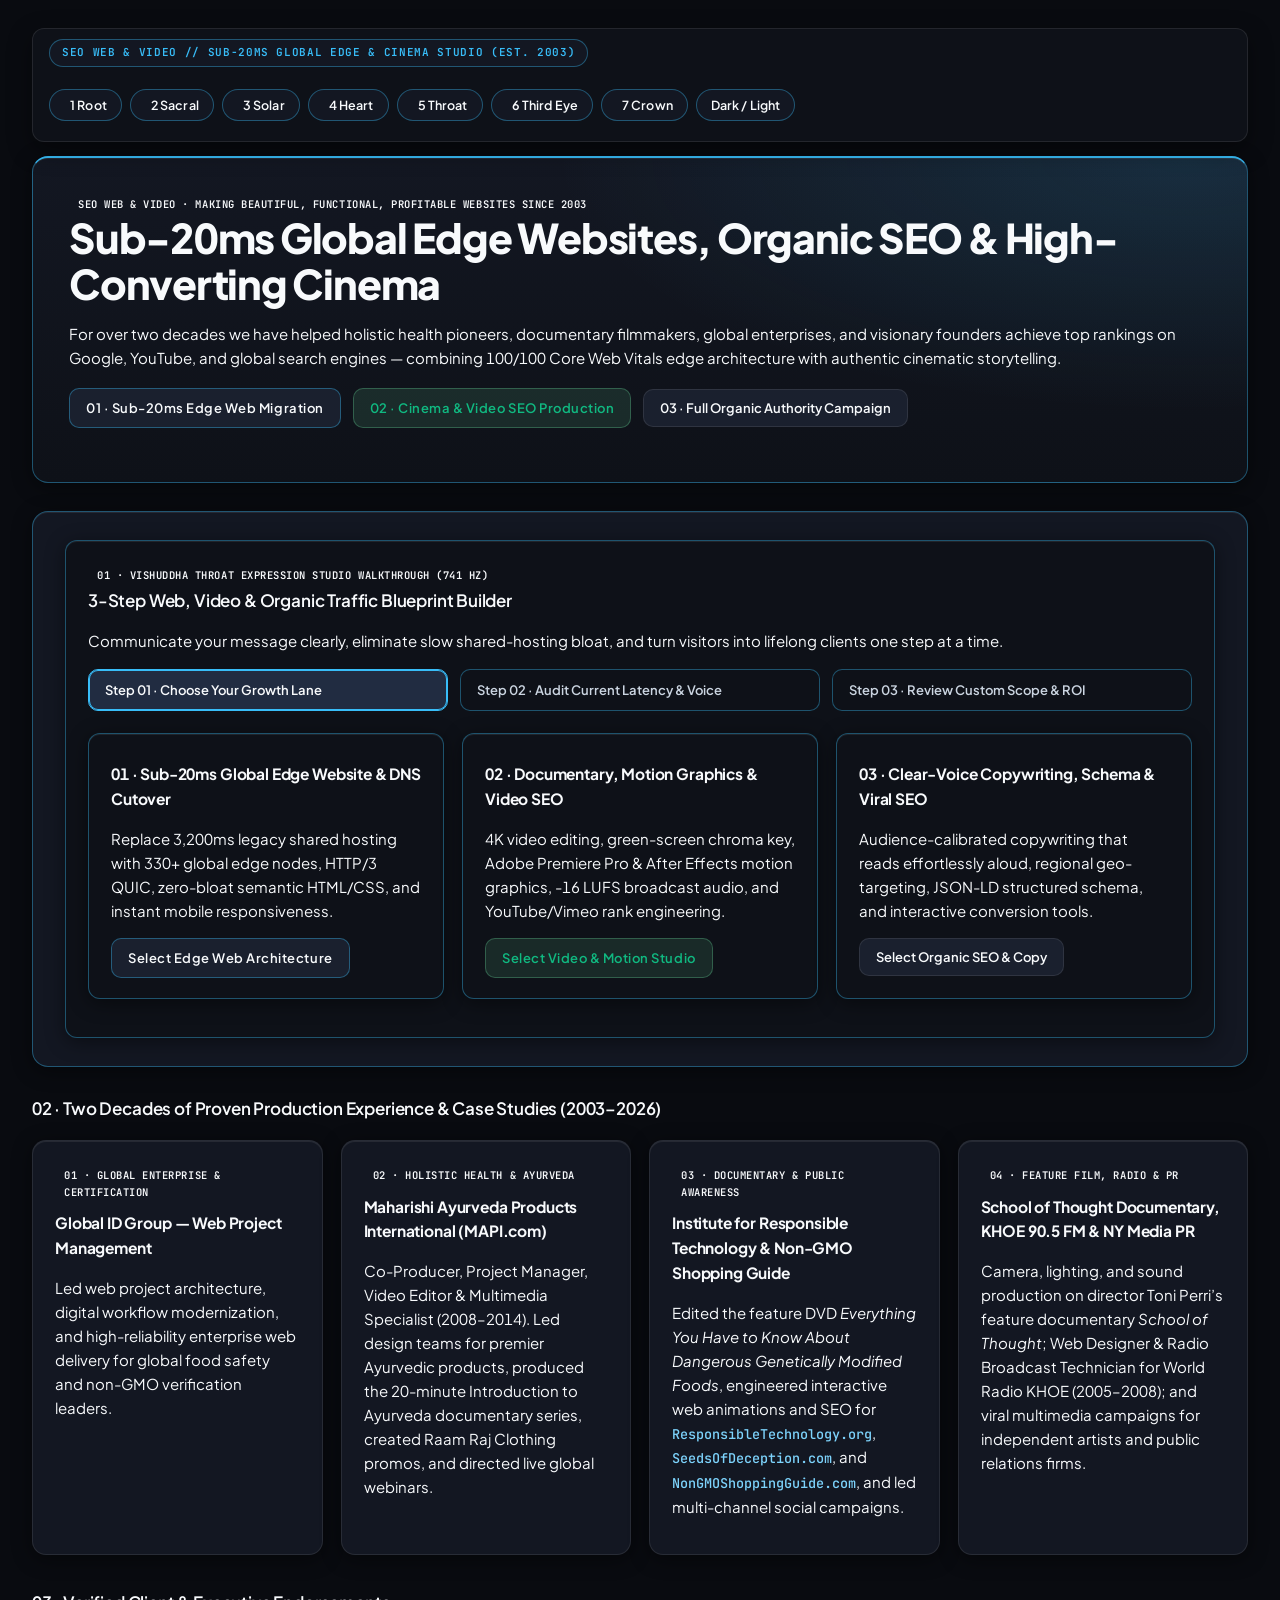
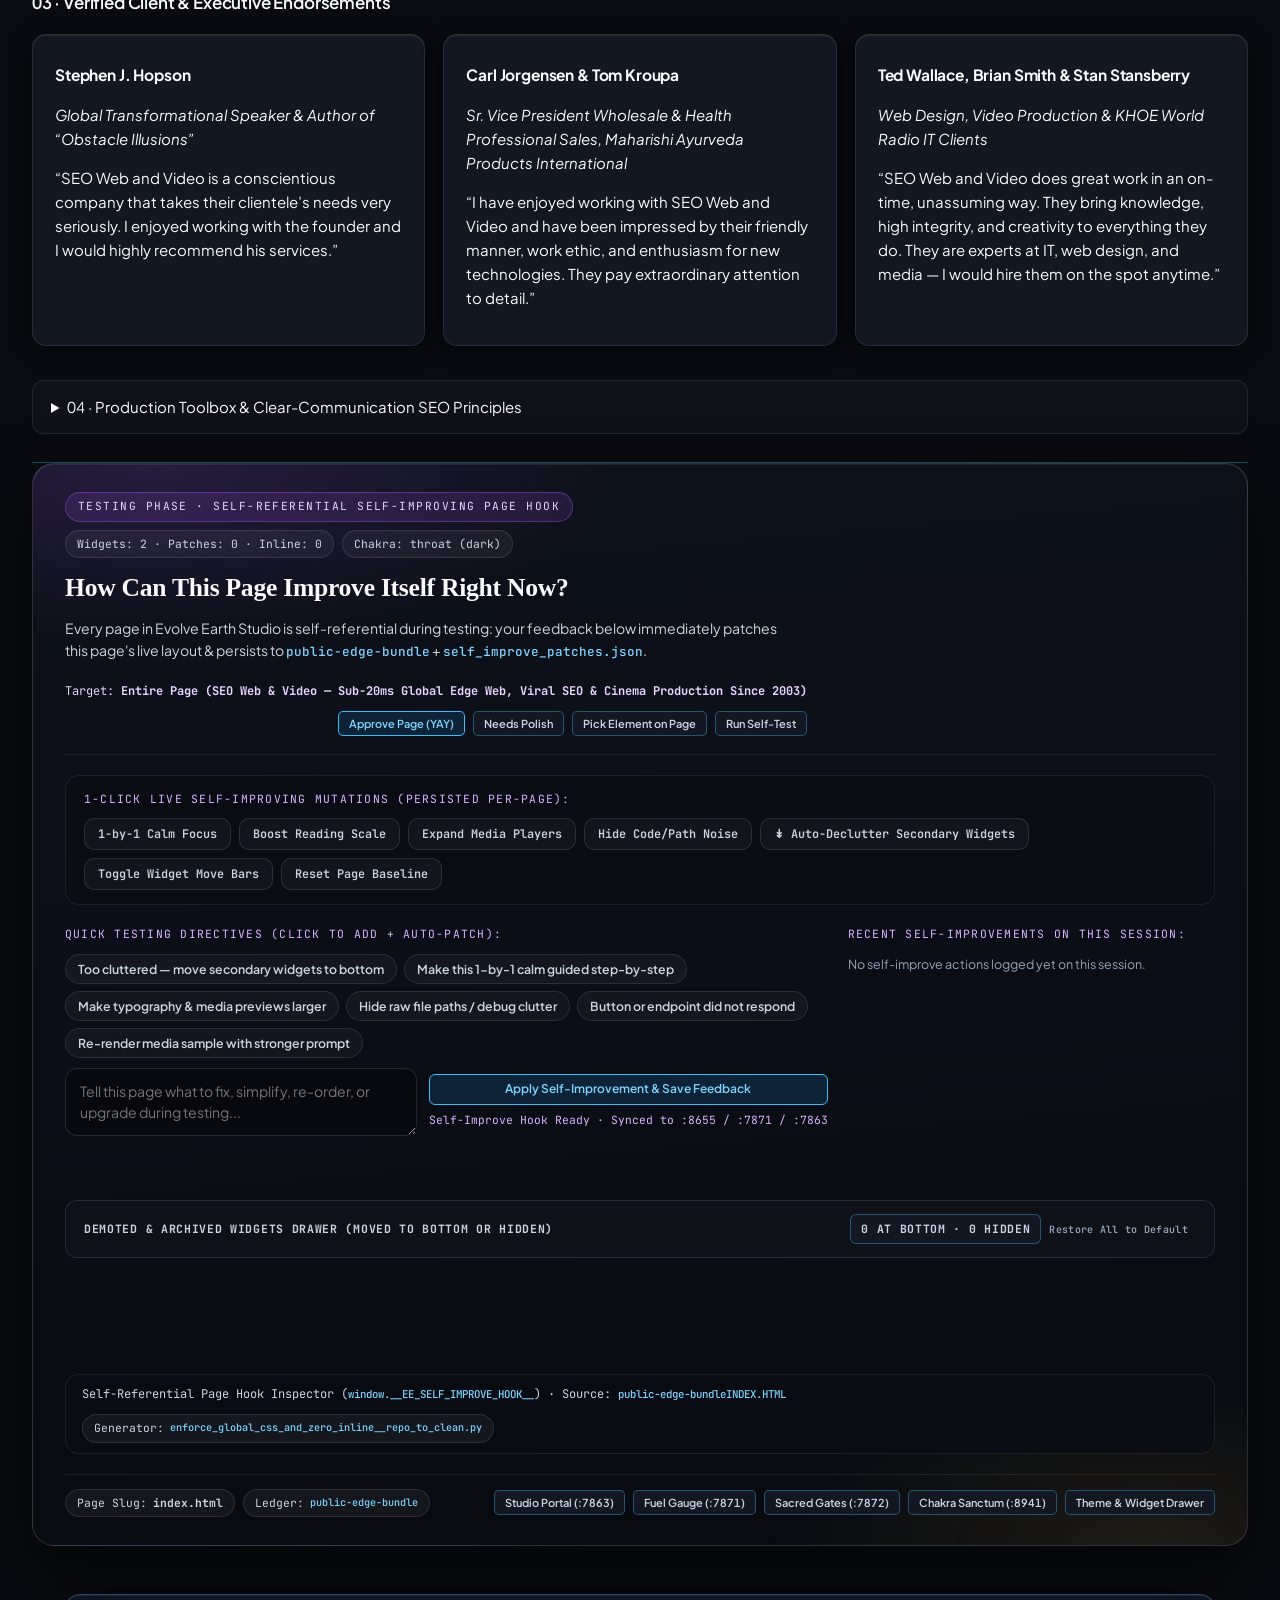
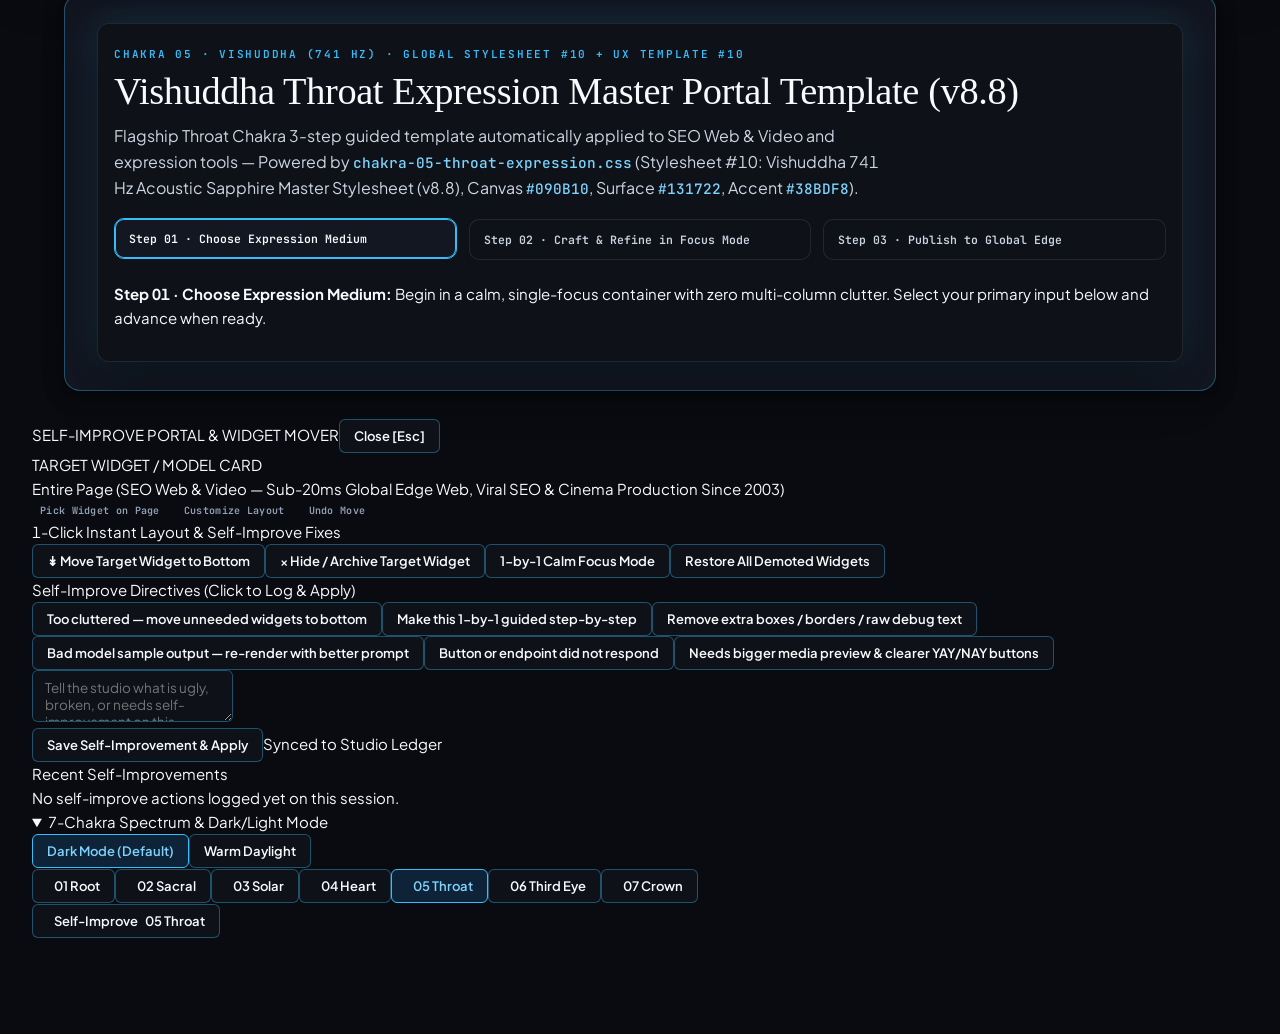
<file: index.html>
<!DOCTYPE html>
<html lang="en" data-theme="dark" data-mode="dark" data-chakra="throat" data-chakra-css="chakra-05-throat-expression.css" data-chakra-ux="ux_10">
<head>
<meta charset="utf-8" />
<meta name="viewport" content="width=device-width, initial-scale=1" />
<title>SEO Web &amp; Video — Sub-20ms Global Edge Web, Viral SEO &amp; Cinema Production Since 2003</title>
<meta name="description" content="SEO Web & Video (seowebandvideo.com): Making beautiful, functional, profitable websites and high-ranking video multimedia campaigns since 2003. Sub-20ms global edge architecture, technical SEO, and AI-assisted cinema." />
<link rel="stylesheet" href="evolve-unified-theme.css" />
  <link rel="stylesheet" href="chakra-05-throat-expression.css" id="ee-chakra-stylesheet" />
<script src="refineme-widget.js" defer></script>
</head>
<body>
<div class="chakra-bar">
  <span class="brand-tag">SEO Web &amp; Video // Sub-20ms Global Edge &amp; Cinema Studio (Est. 2003)</span>
  <div class="c-pills">
    <button class="c-pill" data-set-chakra="root" onclick="document.documentElement.setAttribute('data-chakra','root');localStorage.setItem('ee_chakra','root')"><span class="c-dot" data-ee-u="506eba1f"></span>1 Root</button>
    <button class="c-pill" data-set-chakra="sacral" onclick="document.documentElement.setAttribute('data-chakra','sacral');localStorage.setItem('ee_chakra','sacral')"><span class="c-dot" data-ee-u="2230de30"></span>2 Sacral</button>
    <button class="c-pill" data-set-chakra="solar" onclick="document.documentElement.setAttribute('data-chakra','solar');localStorage.setItem('ee_chakra','solar')"><span class="c-dot" data-ee-u="b7e55c54"></span>3 Solar</button>
    <button class="c-pill" data-set-chakra="heart" onclick="document.documentElement.setAttribute('data-chakra','heart');localStorage.setItem('ee_chakra','heart')"><span class="c-dot" data-ee-u="d29d2a46"></span>4 Heart</button>
    <button class="c-pill" data-set-chakra="throat" onclick="document.documentElement.setAttribute('data-chakra','throat');localStorage.setItem('ee_chakra','throat')"><span class="c-dot" data-ee-u="c12b0335"></span>5 Throat</button>
    <button class="c-pill" data-set-chakra="thirdeye" onclick="document.documentElement.setAttribute('data-chakra','thirdeye');localStorage.setItem('ee_chakra','thirdeye')"><span class="c-dot" data-ee-u="5b0b6805"></span>6 Third Eye</button>
    <button class="c-pill" data-set-chakra="crown" onclick="document.documentElement.setAttribute('data-chakra','crown');localStorage.setItem('ee_chakra','crown')"><span class="c-dot" data-ee-u="04bf4fe6"></span>7 Crown</button>
    <button class="c-pill" onclick="var d=document.documentElement;var m=d.getAttribute('data-mode')==='light'?'dark':'light';d.setAttribute('data-mode',m);d.setAttribute('data-theme',m);localStorage.setItem('ee_mode',m)">Dark / Light</button>
  </div>
</div>

<div class="wrap">
  <div class="hero">
    <span class="badge">SEO Web &amp; Video &middot; Making Beautiful, Functional, Profitable Websites Since 2003</span>
    <h1>Sub-20ms Global Edge Websites, Organic SEO &amp; High-Converting Cinema</h1>
    <p>For over two decades we have helped holistic health pioneers, documentary filmmakers, global enterprises, and visionary founders achieve top rankings on Google, YouTube, and global search engines — combining 100/100 Core Web Vitals edge architecture with authentic cinematic storytelling.</p>
    <div class="btn-row">
      <button type="button" class="btn btn-primary" onclick="selectSeoGoal('edge_web', true)">01 &middot; Sub-20ms Edge Web Migration</button>
      <button type="button" class="btn btn-emerald" onclick="selectSeoGoal('video_seo', true)">02 &middot; Cinema &amp; Video SEO Production</button>
      <button type="button" class="btn btn-gold" onclick="selectSeoGoal('authority', true)">03 &middot; Full Organic Authority Campaign</button>
    </div>
  </div>

  <section class="ee-walkthrough" aria-label="SEO Web and Video 3-Step Project Configurator">
    <div class="card">
      <span class="badge">01 &middot; VISHUDDHA THROAT EXPRESSION STUDIO WALKTHROUGH (741 Hz)</span>
      <h2>3-Step Web, Video &amp; Organic Traffic Blueprint Builder</h2>
      <p>Communicate your message clearly, eliminate slow shared-hosting bloat, and turn visitors into lifelong clients one step at a time.</p>

      <div class="ee-step-rail" role="tablist">
        <button type="button" id="seo_tab_1" class="ee-step-btn is-active" onclick="goSeoStep(1)">Step 01 &middot; Choose Your Growth Lane</button>
        <button type="button" id="seo_tab_2" class="ee-step-btn" onclick="goSeoStep(2)">Step 02 &middot; Audit Current Latency &amp; Voice</button>
        <button type="button" id="seo_tab_3" class="ee-step-btn" onclick="goSeoStep(3)">Step 03 &middot; Review Custom Scope &amp; ROI</button>
      </div>

      <div id="seo_panel_1" class="ee-step-panel">
        <div class="grid">
          <div class="card">
            <h3>01 &middot; Sub-20ms Global Edge Website &amp; DNS Cutover</h3>
            <p>Replace 3,200ms legacy shared hosting with 330+ global edge nodes, HTTP/3 QUIC, zero-bloat semantic HTML/CSS, and instant mobile responsiveness.</p>
            <button type="button" class="btn btn-primary" onclick="selectSeoGoal('edge_web', true)">Select Edge Web Architecture</button>
          </div>
          <div class="card">
            <h3>02 &middot; Documentary, Motion Graphics &amp; Video SEO</h3>
            <p>4K video editing, green-screen chroma key, Adobe Premiere Pro &amp; After Effects motion graphics, -16 LUFS broadcast audio, and YouTube/Vimeo rank engineering.</p>
            <button type="button" class="btn btn-emerald" onclick="selectSeoGoal('video_seo', true)">Select Video &amp; Motion Studio</button>
          </div>
          <div class="card">
            <h3>03 &middot; Clear-Voice Copywriting, Schema &amp; Viral SEO</h3>
            <p>Audience-calibrated copywriting that reads effortlessly aloud, regional geo-targeting, JSON-LD structured schema, and interactive conversion tools.</p>
            <button type="button" class="btn btn-gold" onclick="selectSeoGoal('authority', true)">Select Organic SEO &amp; Copy</button>
          </div>
        </div>
      </div>

      <div id="seo_panel_2" class="ee-step-panel" hidden>
        <p><strong>Step 02 &middot; Select Your Current Bottleneck:</strong></p>
        <div class="grid">
          <div class="card">
            <label for="seo_bottleneck"><strong>Primary Bottleneck to Solve First:</strong></label>
            <select id="seo_bottleneck" onchange="updateSeoPlan()">
              <option value="slow">Slow Legacy Hosting (2–4 second load times hurting conversions)</option>
              <option value="message">Unclear Messaging (Visitors leave without understanding the offer)</option>
              <option value="video">Low Video Retention &amp; Missing Multimedia Presence</option>
            </select>
          </div>
        </div>
        <div id="seo_step2_box" class="res-box"></div>
        <div class="btn-row">
          <button type="button" class="btn btn-primary" onclick="goSeoStep(3)">Proceed to Step 03 &middot; Delivery Roadmap</button>
          <button type="button" class="btn" onclick="goSeoStep(1)">Back to Step 01</button>
        </div>
      </div>

      <div id="seo_panel_3" class="ee-step-panel" hidden>
        <div id="seo_step3_box" class="res-box"></div>
        <div class="btn-row">
          <a class="btn btn-emerald" href="mailto:peacepromoter@gmail.com?subject=SEO%20Web%20and%20Video%20Project%20Inquiry">Email Studio Direct (24/7 Response)</a>
          <a class="btn btn-primary" href="tel:+16414553881">Call +1 (641) 455-3881</a>
          <button type="button" class="btn" onclick="goSeoStep(1)">Configure Another Campaign</button>
        </div>
      </div>
    </div>
  </section>

  <h2>02 &middot; Two Decades of Proven Production Experience &amp; Case Studies (2003–2026)</h2>
  <div class="grid">
    <div class="card">
      <span class="badge">01 &middot; GLOBAL ENTERPRISE &amp; CERTIFICATION</span>
      <h3>Global ID Group — Web Project Management</h3>
      <p>Led web project architecture, digital workflow modernization, and high-reliability enterprise web delivery for global food safety and non-GMO verification leaders.</p>
    </div>
    <div class="card">
      <span class="badge">02 &middot; HOLISTIC HEALTH &amp; AYURVEDA</span>
      <h3>Maharishi Ayurveda Products International (MAPI.com)</h3>
      <p>Co-Producer, Project Manager, Video Editor &amp; Multimedia Specialist (2008–2014). Led design teams for premier Ayurvedic products, produced the 20-minute Introduction to Ayurveda documentary series, created Raam Raj Clothing promos, and directed live global webinars.</p>
    </div>
    <div class="card">
      <span class="badge">03 &middot; DOCUMENTARY &amp; PUBLIC AWARENESS</span>
      <h3>Institute for Responsible Technology &amp; Non-GMO Shopping Guide</h3>
      <p>Edited the feature DVD <em>Everything You Have to Know About Dangerous Genetically Modified Foods</em>, engineered interactive web animations and SEO for <code>ResponsibleTechnology.org</code>, <code>SeedsOfDeception.com</code>, and <code>NonGMOShoppingGuide.com</code>, and led multi-channel social campaigns.</p>
    </div>
    <div class="card">
      <span class="badge">04 &middot; FEATURE FILM, RADIO &amp; PR</span>
      <h3>School of Thought Documentary, KHOE 90.5 FM &amp; NY Media PR</h3>
      <p>Camera, lighting, and sound production on director Toni Perri&rsquo;s feature documentary <em>School of Thought</em>; Web Designer &amp; Radio Broadcast Technician for World Radio KHOE (2005–2008); and viral multimedia campaigns for independent artists and public relations firms.</p>
    </div>
  </div>

  <h2>03 &middot; Verified Client &amp; Executive Endorsements</h2>
  <div class="grid">
    <div class="card">
      <h3>Stephen J. Hopson</h3>
      <p><em>Global Transformational Speaker &amp; Author of &ldquo;Obstacle Illusions&rdquo;</em></p>
      <p>&ldquo;SEO Web and Video is a conscientious company that takes their clientele&rsquo;s needs very seriously. I enjoyed working with the founder and I would highly recommend his services.&rdquo;</p>
    </div>
    <div class="card">
      <h3>Carl Jorgensen &amp; Tom Kroupa</h3>
      <p><em>Sr. Vice President Wholesale &amp; Health Professional Sales, Maharishi Ayurveda Products International</em></p>
      <p>&ldquo;I have enjoyed working with SEO Web and Video and have been impressed by their friendly manner, work ethic, and enthusiasm for new technologies. They pay extraordinary attention to detail.&rdquo;</p>
    </div>
    <div class="card">
      <h3>Ted Wallace, Brian Smith &amp; Stan Stansberry</h3>
      <p><em>Web Design, Video Production &amp; KHOE World Radio IT Clients</em></p>
      <p>&ldquo;SEO Web and Video does great work in an on-time, unassuming way. They bring knowledge, high integrity, and creativity to everything they do. They are experts at IT, web design, and media — I would hire them on the spot anytime.&rdquo;</p>
    </div>
  </div>

  <details class="ee-drawer">
    <summary>04 &middot; Production Toolbox &amp; Clear-Communication SEO Principles</summary>
    <div class="card">
      <h3>Full-Stack Creative &amp; Technical Suite</h3>
      <p><strong>Cinema, Audio &amp; Graphics:</strong> Adobe Premiere Pro 2026, Adobe After Effects, Final Cut Pro, Adobe Photoshop 2026, Adobe Illustrator 2026, Lightroom CC, Adobe Audition, Enhance Speech v2 (-16 LUFS broadcast mastering), and local Dual-GPU AI visual synthesis.</p>
      <p><strong>The Law of Clear Web Communication:</strong> Intelligent founders often build world-changing businesses yet struggle to translate their vision into clear, reader-friendly language. We write in the natural voice of your audience, read every paragraph aloud for rhythm and flow, declare explicit regional and currency metadata, and pair human warmth with sub-20ms global edge speed.</p>
    </div>
  </details>
</div>

<script>
var SEO_STATE = { goal: 'edge_web', bottleneck: 'slow' };

function goSeoStep(n) {
  [1, 2, 3].forEach(function(i) {
    var p = document.getElementById('seo_panel_' + i);
    var t = document.getElementById('seo_tab_' + i);
    if (p) p.hidden = (i !== n);
    if (t) {
      if (i === n) t.classList.add('is-active');
      else t.classList.remove('is-active');
    }
  });
  if (n === 2 || n === 3) updateSeoPlan();
}

function selectSeoGoal(g, advance) {
  SEO_STATE.goal = g;
  updateSeoPlan();
  if (advance) goSeoStep(2);
}

function updateSeoPlan() {
  var bEl = document.getElementById('seo_bottleneck');
  if (bEl) SEO_STATE.bottleneck = bEl.value || 'slow';
  var titles = {
    edge_web: 'Sub-20ms Global Edge Website & Zero-Downtime DNS Migration',
    video_seo: '4K Documentary, Motion Graphics & YouTube/Vimeo Rank Campaign',
    authority: 'Full-Stack Organic SEO, JSON-LD Schema & Conversion Copywriting'
  };
  var fixes = {
    slow: 'Cut page load latency from ~3,269ms on legacy shared servers down to ~20–260ms on global HTTPS edge nodes while preserving existing MX email records.',
    message: 'Restructure landing copy so your core promise is unmistakable in the first 5 seconds, backed by an interactive 3-step guided tool that keeps visitors engaged.',
    video: 'Produce a high-retention founder documentary reel with Adobe Lumetri color grading, -16 LUFS vocal clarity, and semantic VideoObject schema.'
  };
  var html = '<h3>Selected Engagement: ' + titles[SEO_STATE.goal] + '</h3>' +
    '<p><strong>Primary Bottleneck Resolution:</strong> ' + fixes[SEO_STATE.bottleneck] + '</p>' +
    '<ul>' +
    '<li><strong>Phase 01 &middot; Architecture &amp; Copy Audit:</strong> Complete speed, DNS, and readability baseline.</li>' +
    '<li><strong>Phase 02 &middot; Edge Build &amp; Cinema Mastering:</strong> Zero-inline-bloat Dark-Mode-Default UI + custom video/visual assets.</li>' +
    '<li><strong>Phase 03 &middot; Global Cutover &amp; Search Indexing:</strong> Live HTTPS deployment with 100/100 Lighthouse performance target.</li>' +
    '</ul>';
  var b2 = document.getElementById('seo_step2_box');
  var b3 = document.getElementById('seo_step3_box');
  if (b2) b2.innerHTML = html;
  if (b3) b3.innerHTML = html;
}

updateSeoPlan();
</script>

<!--EE-CHAKRA-UX-TEMPLATE-START-->
<section class="ee-walkthrough ee-chakra-throat-walkthrough" aria-label="Approved Chakra 05 Guided UX Template">
  <div class="ee-chakra-throat-card">
    <span class="ee-chakra-throat-kicker">CHAKRA 05 &middot; VISHUDDHA (741 Hz) &middot; GLOBAL STYLESHEET #10 + UX TEMPLATE #10</span>
    <h2 class="ee-chakra-throat-title">Vishuddha Throat Expression Master Portal Template (v8.8)</h2>
    <p class="ee-chakra-throat-lead">Flagship Throat Chakra 3-step guided template automatically applied to SEO Web &amp; Video and expression tools &mdash; Powered by <code>chakra-05-throat-expression.css</code> (Stylesheet #10: Vishuddha 741 Hz Acoustic Sapphire Master Stylesheet (v8.8), Canvas <code>#090B10</code>, Surface <code>#131722</code>, Accent <code>#38BDF8</code>).</p>
    <div class="ee-step-rail ee-chakra-throat-step-rail" role="tablist">
      <button type="button" class="ee-step-btn ee-chakra-throat-step-btn is-active" onclick="[1,2,3].forEach(function(i){var el=document.getElementById('ee_cx_throat_s'+i);if(el){el.hidden=(i!==1);el.classList.toggle('is-active',i===1);}});Array.prototype.forEach.call(this.parentNode.querySelectorAll('.ee-step-btn'),function(b){b.classList.remove('is-active');});this.classList.add('is-active');">Step 01 &middot; Choose Expression Medium</button>
      <button type="button" class="ee-step-btn ee-chakra-throat-step-btn" onclick="[1,2,3].forEach(function(i){var el=document.getElementById('ee_cx_throat_s'+i);if(el){el.hidden=(i!==2);el.classList.toggle('is-active',i===2);}});Array.prototype.forEach.call(this.parentNode.querySelectorAll('.ee-step-btn'),function(b){b.classList.remove('is-active');});this.classList.add('is-active');">Step 02 &middot; Craft &amp; Refine in Focus Mode</button>
      <button type="button" class="ee-step-btn ee-chakra-throat-step-btn" onclick="[1,2,3].forEach(function(i){var el=document.getElementById('ee_cx_throat_s'+i);if(el){el.hidden=(i!==3);el.classList.toggle('is-active',i===3);}});Array.prototype.forEach.call(this.parentNode.querySelectorAll('.ee-step-btn'),function(b){b.classList.remove('is-active');});this.classList.add('is-active');">Step 03 &middot; Publish to Global Edge</button>
    </div>
    <div id="ee_cx_throat_s1" class="ee-step-panel">
      <p><strong>Step 01 &middot; Choose Expression Medium:</strong> Begin in a calm, single-focus container with zero multi-column clutter. Select your primary input below and advance when ready.</p>
    </div>
    <div id="ee_cx_throat_s2" class="ee-step-panel" hidden>
      <p><strong>Step 02 &middot; Craft &amp; Refine in Focus Mode:</strong> Review the tailored Vishuddha (741 Hz) protocol and verify alignment before sealing your action.</p>
    </div>
    <div id="ee_cx_throat_s3" class="ee-step-panel" hidden>
      <p><strong>Step 03 &middot; Publish to Global Edge:</strong> Action verified under <code>chakra-05-throat-expression.css</code> (Stylesheet #10) and UX Template #10.</p>
    </div>
  </div>
</section>
<!--EE-CHAKRA-UX-TEMPLATE-END-->
</body>
</html>
</file>
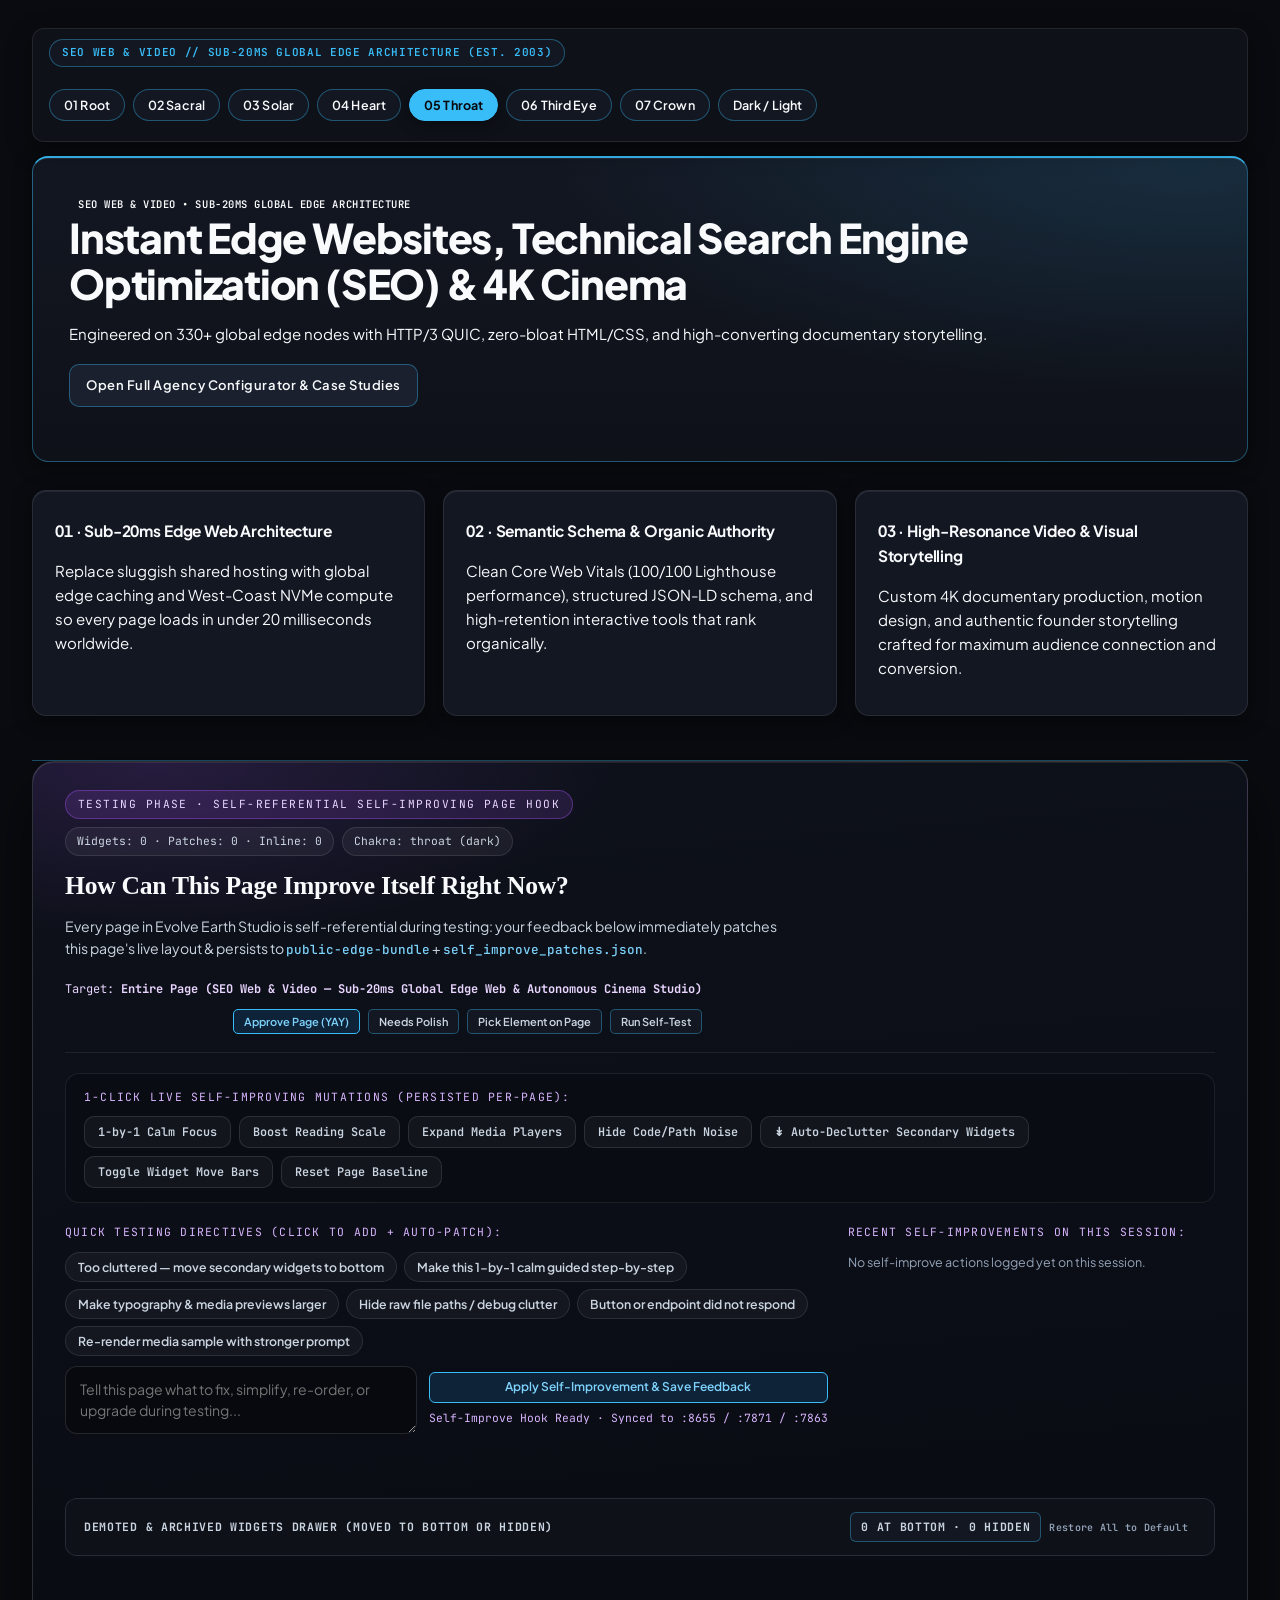
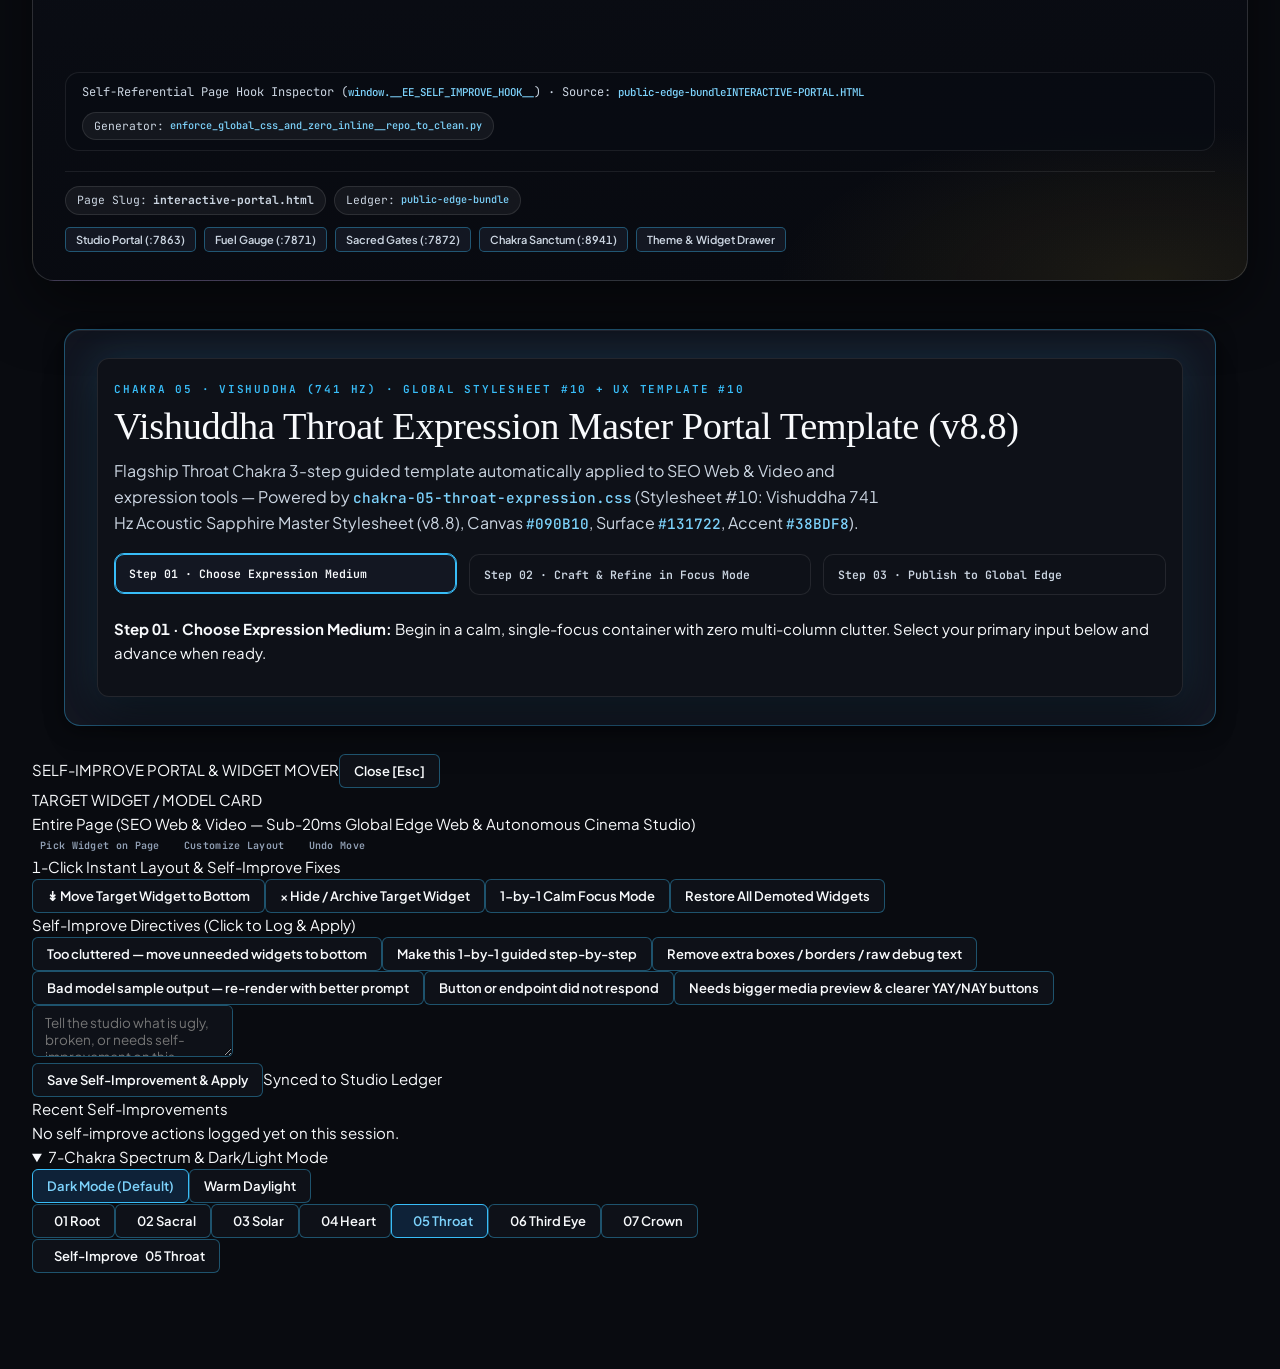
<file: interactive-portal.html>
<!DOCTYPE html>
<html lang="en" data-theme="dark" data-mode="dark" data-chakra="throat" data-chakra-css="chakra-05-throat-expression.css" data-chakra-ux="ux_10">
<head>
<meta charset="utf-8" />
<meta name="viewport" content="width=device-width, initial-scale=1" />
<title>SEO Web &amp; Video — Sub-20ms Global Edge Web &amp; Autonomous Cinema Studio</title>
<link rel="stylesheet" href="evolve-unified-theme.css" />
  <link rel="stylesheet" href="chakra-05-throat-expression.css" id="ee-chakra-stylesheet" />
<script src="refineme-widget.js" defer></script>
</head>
<body>
<div class="chakra-bar" role="region" aria-label="7-Chakra Spectrum Theme Bar">
  <span class="brand-tag">SEO Web &amp; Video // Sub-20ms Global Edge Architecture (Est. 2003)</span>
  <div class="c-pills">
    <button class="c-pill" data-set-chakra="root" onclick="document.documentElement.setAttribute('data-chakra','root')">01 Root</button>
    <button class="c-pill" data-set-chakra="sacral" onclick="document.documentElement.setAttribute('data-chakra','sacral')">02 Sacral</button>
    <button class="c-pill" data-set-chakra="solar" onclick="document.documentElement.setAttribute('data-chakra','solar')">03 Solar</button>
    <button class="c-pill" data-set-chakra="heart" onclick="document.documentElement.setAttribute('data-chakra','heart')">04 Heart</button>
    <button class="c-pill active" data-set-chakra="throat" onclick="document.documentElement.setAttribute('data-chakra','throat')">05 Throat</button>
    <button class="c-pill" data-set-chakra="thirdeye" onclick="document.documentElement.setAttribute('data-chakra','thirdeye')">06 Third Eye</button>
    <button class="c-pill" data-set-chakra="crown" onclick="document.documentElement.setAttribute('data-chakra','crown')">07 Crown</button>
    <button class="c-pill" onclick="var d=document.documentElement;var m=d.getAttribute('data-mode')==='light'?'dark':'light';d.setAttribute('data-mode',m);d.setAttribute('data-theme',m)">Dark / Light</button>
  </div>
</div>
<div class="wrap">
  <div class="hero">
    <span class="badge">SEO Web &amp; Video &bull; Sub-20ms Global Edge Architecture</span>
    <h1>Instant Edge Websites, Technical Search Engine Optimization (SEO) &amp; 4K Cinema</h1>
    <p>Engineered on 330+ global edge nodes with HTTP/3 QUIC, zero-bloat HTML/CSS, and high-converting documentary storytelling.</p>
    <div class="btn-row">
      <a class="btn btn-primary" href="index.html">Open Full Agency Configurator &amp; Case Studies</a>
    </div>
  </div>
  <div class="grid">
    <div class="card">
      <h3>01 &middot; Sub-20ms Edge Web Architecture</h3>
      <p>Replace sluggish shared hosting with global edge caching and West-Coast NVMe compute so every page loads in under 20 milliseconds worldwide.</p>
    </div>
    <div class="card">
      <h3>02 &middot; Semantic Schema &amp; Organic Authority</h3>
      <p>Clean Core Web Vitals (100/100 Lighthouse performance), structured JSON-LD schema, and high-retention interactive tools that rank organically.</p>
    </div>
    <div class="card">
      <h3>03 &middot; High-Resonance Video &amp; Visual Storytelling</h3>
      <p>Custom 4K documentary production, motion design, and authentic founder storytelling crafted for maximum audience connection and conversion.</p>
    </div>
  </div>
</div>

<!--EE-CHAKRA-UX-TEMPLATE-START-->
<section class="ee-walkthrough ee-chakra-throat-walkthrough" aria-label="Approved Chakra 05 Guided UX Template">
  <div class="ee-chakra-throat-card">
    <span class="ee-chakra-throat-kicker">CHAKRA 05 &middot; VISHUDDHA (741 Hz) &middot; GLOBAL STYLESHEET #10 + UX TEMPLATE #10</span>
    <h2 class="ee-chakra-throat-title">Vishuddha Throat Expression Master Portal Template (v8.8)</h2>
    <p class="ee-chakra-throat-lead">Flagship Throat Chakra 3-step guided template automatically applied to SEO Web &amp; Video and expression tools &mdash; Powered by <code>chakra-05-throat-expression.css</code> (Stylesheet #10: Vishuddha 741 Hz Acoustic Sapphire Master Stylesheet (v8.8), Canvas <code>#090B10</code>, Surface <code>#131722</code>, Accent <code>#38BDF8</code>).</p>
    <div class="ee-step-rail ee-chakra-throat-step-rail" role="tablist">
      <button type="button" class="ee-step-btn ee-chakra-throat-step-btn is-active" onclick="[1,2,3].forEach(function(i){var el=document.getElementById('ee_cx_throat_s'+i);if(el){el.hidden=(i!==1);el.classList.toggle('is-active',i===1);}});Array.prototype.forEach.call(this.parentNode.querySelectorAll('.ee-step-btn'),function(b){b.classList.remove('is-active');});this.classList.add('is-active');">Step 01 &middot; Choose Expression Medium</button>
      <button type="button" class="ee-step-btn ee-chakra-throat-step-btn" onclick="[1,2,3].forEach(function(i){var el=document.getElementById('ee_cx_throat_s'+i);if(el){el.hidden=(i!==2);el.classList.toggle('is-active',i===2);}});Array.prototype.forEach.call(this.parentNode.querySelectorAll('.ee-step-btn'),function(b){b.classList.remove('is-active');});this.classList.add('is-active');">Step 02 &middot; Craft &amp; Refine in Focus Mode</button>
      <button type="button" class="ee-step-btn ee-chakra-throat-step-btn" onclick="[1,2,3].forEach(function(i){var el=document.getElementById('ee_cx_throat_s'+i);if(el){el.hidden=(i!==3);el.classList.toggle('is-active',i===3);}});Array.prototype.forEach.call(this.parentNode.querySelectorAll('.ee-step-btn'),function(b){b.classList.remove('is-active');});this.classList.add('is-active');">Step 03 &middot; Publish to Global Edge</button>
    </div>
    <div id="ee_cx_throat_s1" class="ee-step-panel">
      <p><strong>Step 01 &middot; Choose Expression Medium:</strong> Begin in a calm, single-focus container with zero multi-column clutter. Select your primary input below and advance when ready.</p>
    </div>
    <div id="ee_cx_throat_s2" class="ee-step-panel" hidden>
      <p><strong>Step 02 &middot; Craft &amp; Refine in Focus Mode:</strong> Review the tailored Vishuddha (741 Hz) protocol and verify alignment before sealing your action.</p>
    </div>
    <div id="ee_cx_throat_s3" class="ee-step-panel" hidden>
      <p><strong>Step 03 &middot; Publish to Global Edge:</strong> Action verified under <code>chakra-05-throat-expression.css</code> (Stylesheet #10) and UX Template #10.</p>
    </div>
  </div>
</section>
<!--EE-CHAKRA-UX-TEMPLATE-END-->
</body>
</html>
</file>
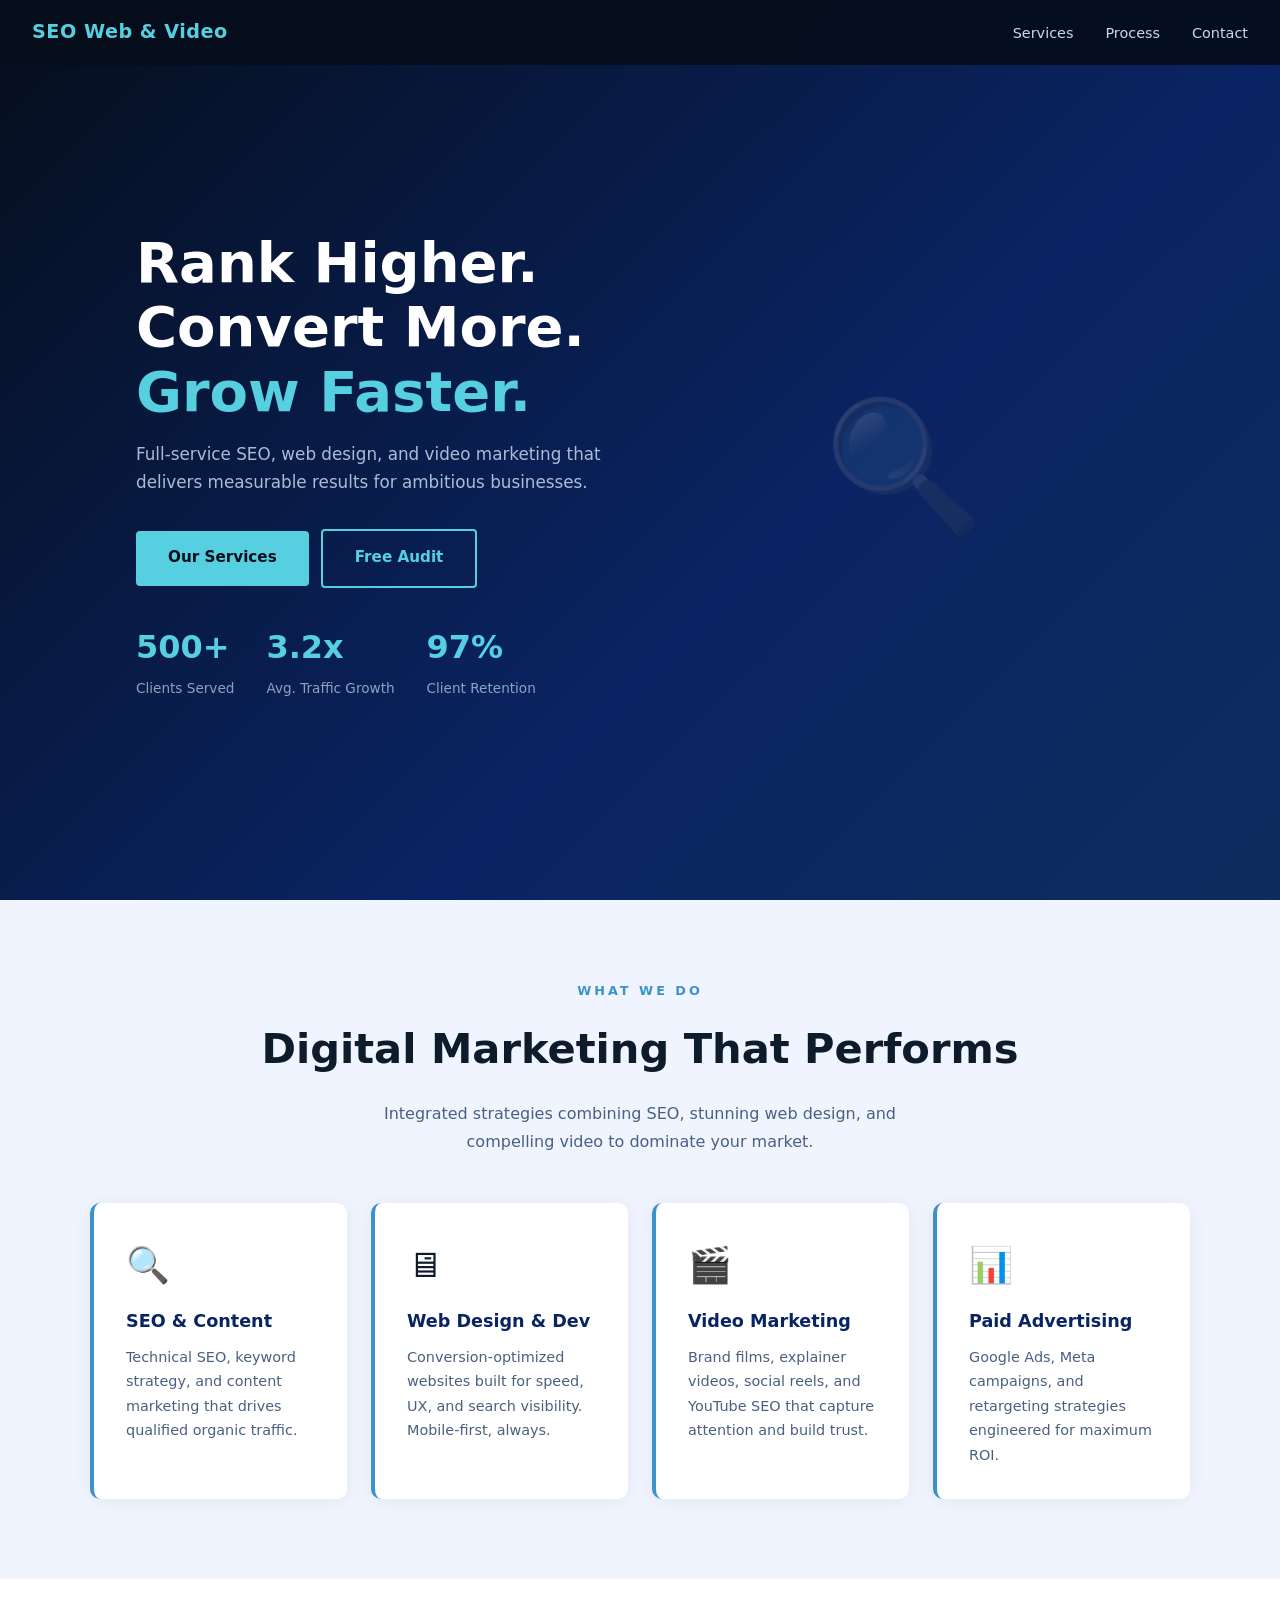
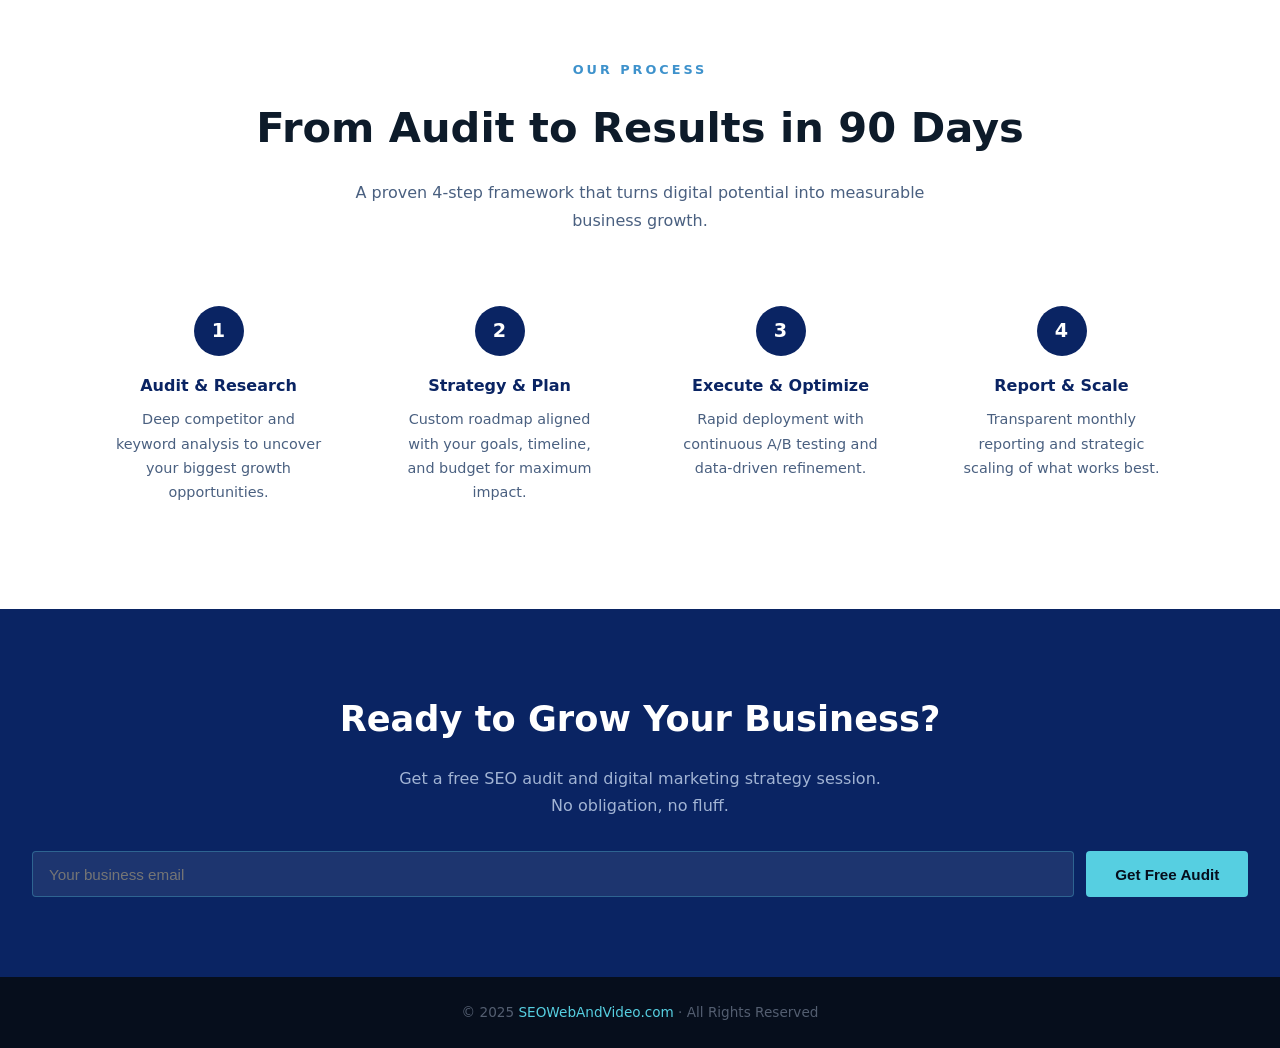
<file: versions/v1-github-original.html>
<!DOCTYPE html>
<html lang="en">
<head>
  <meta charset="UTF-8"/>
  <meta name="viewport" content="width=device-width,initial-scale=1.0"/>
  <title>SEO Web &amp; Video | Digital Marketing Agency</title>
  <meta name="description" content="Full-service SEO, web design, and video marketing agency. We drive traffic, leads, and revenue."/>
  <style>
    *,*::before,*::after{box-sizing:border-box;margin:0;padding:0}
    :root{--blue:#0a2463;--cyan:#3e92cc;--cyan2:#56cfe1;--light:#f0f4ff;--text:#0d1b2a;--muted:#4a6080;--dark:#060e1c}
    html{scroll-behavior:smooth}
    body{font-family:"Segoe UI",system-ui,sans-serif;background:#fff;color:var(--text);line-height:1.7}
    nav{position:fixed;top:0;width:100%;z-index:100;background:rgba(6,14,28,.95);backdrop-filter:blur(10px);padding:1rem 2rem;display:flex;justify-content:space-between;align-items:center}
    .logo{font-size:1.2rem;color:var(--cyan2);font-weight:800;text-decoration:none;letter-spacing:.5px}
    .nav-links{display:flex;gap:2rem;list-style:none}
    .nav-links a{color:#c8d8f0;text-decoration:none;font-size:.9rem;transition:color .3s}
    .nav-links a:hover{color:var(--cyan2)}
    .hamburger{display:none;flex-direction:column;gap:5px;cursor:pointer;background:none;border:none}
    .hamburger span{display:block;width:25px;height:2px;background:#c8d8f0}
    .hero{min-height:100vh;background:linear-gradient(135deg,var(--dark) 0%,var(--blue) 60%,#0d2d5e 100%);display:flex;align-items:center;padding:6rem 2rem 4rem}
    .hero-inner{max-width:1100px;margin:0 auto;display:grid;grid-template-columns:1fr 1fr;gap:3rem;align-items:center}
    .hero-text h1{font-size:clamp(2rem,5vw,3.5rem);color:#fff;font-weight:800;line-height:1.15;margin-bottom:1rem}
    .hero-text h1 span{color:var(--cyan2)}
    .hero-text p{color:rgba(200,216,240,.85);font-size:1.05rem;margin-bottom:2rem;max-width:480px}
    .hero-stats{display:flex;gap:2rem;flex-wrap:wrap}
    .stat strong{display:block;font-size:2rem;color:var(--cyan2);font-weight:800}
    .stat span{color:rgba(200,216,240,.7);font-size:.85rem}
    .hero-visual{text-align:center;font-size:8rem;opacity:.15}
    .btn{display:inline-block;padding:.9rem 2rem;background:var(--cyan2);color:var(--dark);text-decoration:none;font-weight:700;border-radius:4px;font-size:.95rem;transition:all .3s;margin-right:.75rem}
    .btn:hover{background:#fff;transform:translateY(-2px)}
    .btn-outline{background:transparent;border:2px solid var(--cyan2);color:var(--cyan2)}
    .btn-outline:hover{background:var(--cyan2);color:var(--dark)}
    section{padding:5rem 2rem}
    .container{max-width:1100px;margin:0 auto}
    .section-tag{text-align:center;color:var(--cyan);letter-spacing:3px;text-transform:uppercase;font-size:.8rem;font-weight:700;margin-bottom:.75rem}
    .section-title{text-align:center;font-size:clamp(1.8rem,4vw,2.6rem);font-weight:800;margin-bottom:1rem}
    .section-sub{text-align:center;max-width:580px;margin:0 auto 3rem;color:var(--muted)}
    .services{background:var(--light)}
    .cards{display:grid;grid-template-columns:repeat(auto-fit,minmax(250px,1fr));gap:1.5rem}
    .card{background:#fff;padding:2rem;border-radius:10px;box-shadow:0 2px 20px rgba(0,0,0,.06);transition:transform .3s;border-left:4px solid var(--cyan)}
    .card:hover{transform:translateY(-5px);box-shadow:0 8px 30px rgba(10,36,99,.1)}
    .card-icon{font-size:2.2rem;margin-bottom:.75rem}
    .card h3{font-size:1.1rem;color:var(--blue);margin-bottom:.5rem;font-weight:700}
    .card p{color:var(--muted);font-size:.9rem}
    .steps{display:grid;grid-template-columns:repeat(auto-fit,minmax(200px,1fr));gap:1.5rem}
    .step{text-align:center;padding:1.5rem}
    .step-num{width:50px;height:50px;border-radius:50%;background:var(--blue);color:#fff;font-size:1.2rem;font-weight:800;display:flex;align-items:center;justify-content:center;margin:0 auto 1rem}
    .step h3{font-size:1rem;font-weight:700;margin-bottom:.5rem;color:var(--blue)}
    .step p{font-size:.9rem;color:var(--muted)}
    .cta-sec{background:var(--blue);text-align:center;padding:5rem 2rem}
    .cta-sec h2{color:#fff;font-size:clamp(1.5rem,3vw,2.2rem);font-weight:800;margin-bottom:1rem}
    .cta-sec p{color:rgba(200,216,240,.8);margin-bottom:2rem;max-width:500px;margin-left:auto;margin-right:auto}
    .cta-form{display:flex;gap:.75rem;flex-wrap:wrap;justify-content:center}
    .cta-form input{flex:1;min-width:220px;padding:.85rem 1rem;border:1px solid rgba(86,207,225,.3);background:rgba(255,255,255,.08);color:#fff;border-radius:4px;font-size:.95rem}
    .cta-form button{padding:.85rem 1.8rem;background:var(--cyan2);border:none;color:var(--dark);cursor:pointer;font-weight:700;border-radius:4px;font-size:.95rem}
    footer{background:var(--dark);color:rgba(200,216,240,.4);text-align:center;padding:1.5rem;font-size:.85rem}
    footer a{color:var(--cyan2);text-decoration:none}
    @media(max-width:768px){.nav-links{display:none;flex-direction:column;position:absolute;top:100%;left:0;width:100%;background:var(--dark);padding:1.5rem 2rem;gap:1.5rem}.nav-links.open{display:flex}.hamburger{display:flex}.hero-inner{grid-template-columns:1fr}.hero-visual{display:none}}
  </style>
</head>
<body>
<script>function toggleNav(){document.getElementById("navLinks").classList.toggle("open")}</script>
<nav>
  <a href="#" class="logo">SEO Web &amp; Video</a>
  <ul class="nav-links" id="navLinks">
    <li><a href="#services">Services</a></li>
    <li><a href="#process">Process</a></li>
    <li><a href="#contact">Contact</a></li>
  </ul>
  <button class="hamburger" onclick="toggleNav()" aria-label="Menu"><span></span><span></span><span></span></button>
</nav>
<section class="hero"><div class="hero-inner">
  <div class="hero-text">
    <h1>Rank Higher.<br/>Convert More.<br/><span>Grow Faster.</span></h1>
    <p>Full-service SEO, web design, and video marketing that delivers measurable results for ambitious businesses.</p>
    <div style="margin-bottom:2rem"><a href="#services" class="btn">Our Services</a><a href="#contact" class="btn btn-outline">Free Audit</a></div>
    <div class="hero-stats"><div class="stat"><strong>500+</strong><span>Clients Served</span></div><div class="stat"><strong>3.2x</strong><span>Avg. Traffic Growth</span></div><div class="stat"><strong>97%</strong><span>Client Retention</span></div></div>
  </div><div class="hero-visual">&#128269;</div></div></section>
<section class="services" id="services"><div class="container">
  <p class="section-tag">What We Do</p><h2 class="section-title">Digital Marketing That Performs</h2>
  <p class="section-sub">Integrated strategies combining SEO, stunning web design, and compelling video to dominate your market.</p>
  <div class="cards">
    <div class="card"><div class="card-icon">&#128269;</div><h3>SEO &amp; Content</h3><p>Technical SEO, keyword strategy, and content marketing that drives qualified organic traffic.</p></div>
    <div class="card"><div class="card-icon">&#128421;</div><h3>Web Design &amp; Dev</h3><p>Conversion-optimized websites built for speed, UX, and search visibility. Mobile-first, always.</p></div>
    <div class="card"><div class="card-icon">&#127916;</div><h3>Video Marketing</h3><p>Brand films, explainer videos, social reels, and YouTube SEO that capture attention and build trust.</p></div>
    <div class="card"><div class="card-icon">&#128202;</div><h3>Paid Advertising</h3><p>Google Ads, Meta campaigns, and retargeting strategies engineered for maximum ROI.</p></div>
  </div></div></section>
<section id="process"><div class="container">
  <p class="section-tag">Our Process</p><h2 class="section-title">From Audit to Results in 90 Days</h2>
  <p class="section-sub">A proven 4-step framework that turns digital potential into measurable business growth.</p>
  <div class="steps">
    <div class="step"><div class="step-num">1</div><h3>Audit &amp; Research</h3><p>Deep competitor and keyword analysis to uncover your biggest growth opportunities.</p></div>
    <div class="step"><div class="step-num">2</div><h3>Strategy &amp; Plan</h3><p>Custom roadmap aligned with your goals, timeline, and budget for maximum impact.</p></div>
    <div class="step"><div class="step-num">3</div><h3>Execute &amp; Optimize</h3><p>Rapid deployment with continuous A/B testing and data-driven refinement.</p></div>
    <div class="step"><div class="step-num">4</div><h3>Report &amp; Scale</h3><p>Transparent monthly reporting and strategic scaling of what works best.</p></div>
  </div></div></section>
<section class="cta-sec" id="contact">
  <h2>Ready to Grow Your Business?</h2>
  <p>Get a free SEO audit and digital marketing strategy session. No obligation, no fluff.</p>
  <form class="cta-form" onsubmit="return false;"><input type="email" placeholder="Your business email"/><button type="submit">Get Free Audit</button></form>
</section>
<footer><p>&copy; 2025 <a href="https://seowebandvideo.com">SEOWebAndVideo.com</a> &middot; All Rights Reserved</p></footer>
</body>
</html>
</file>
